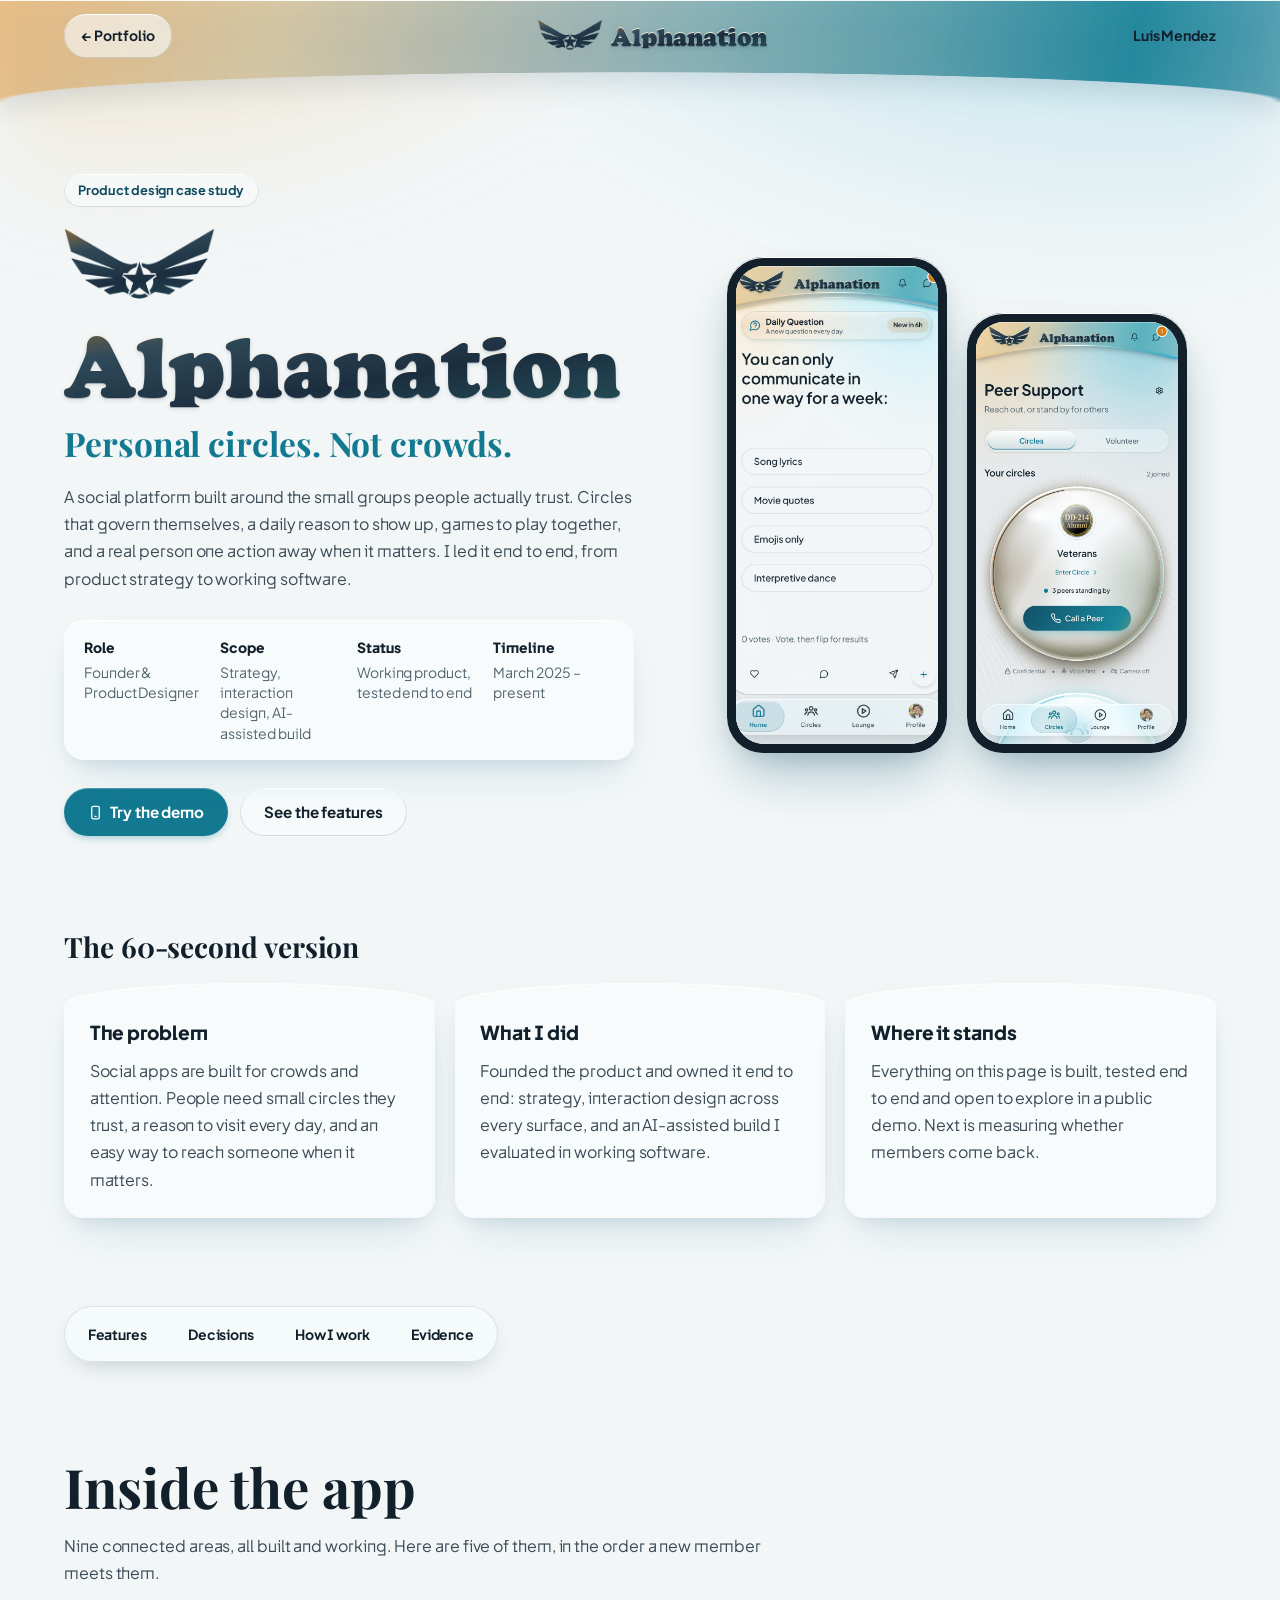
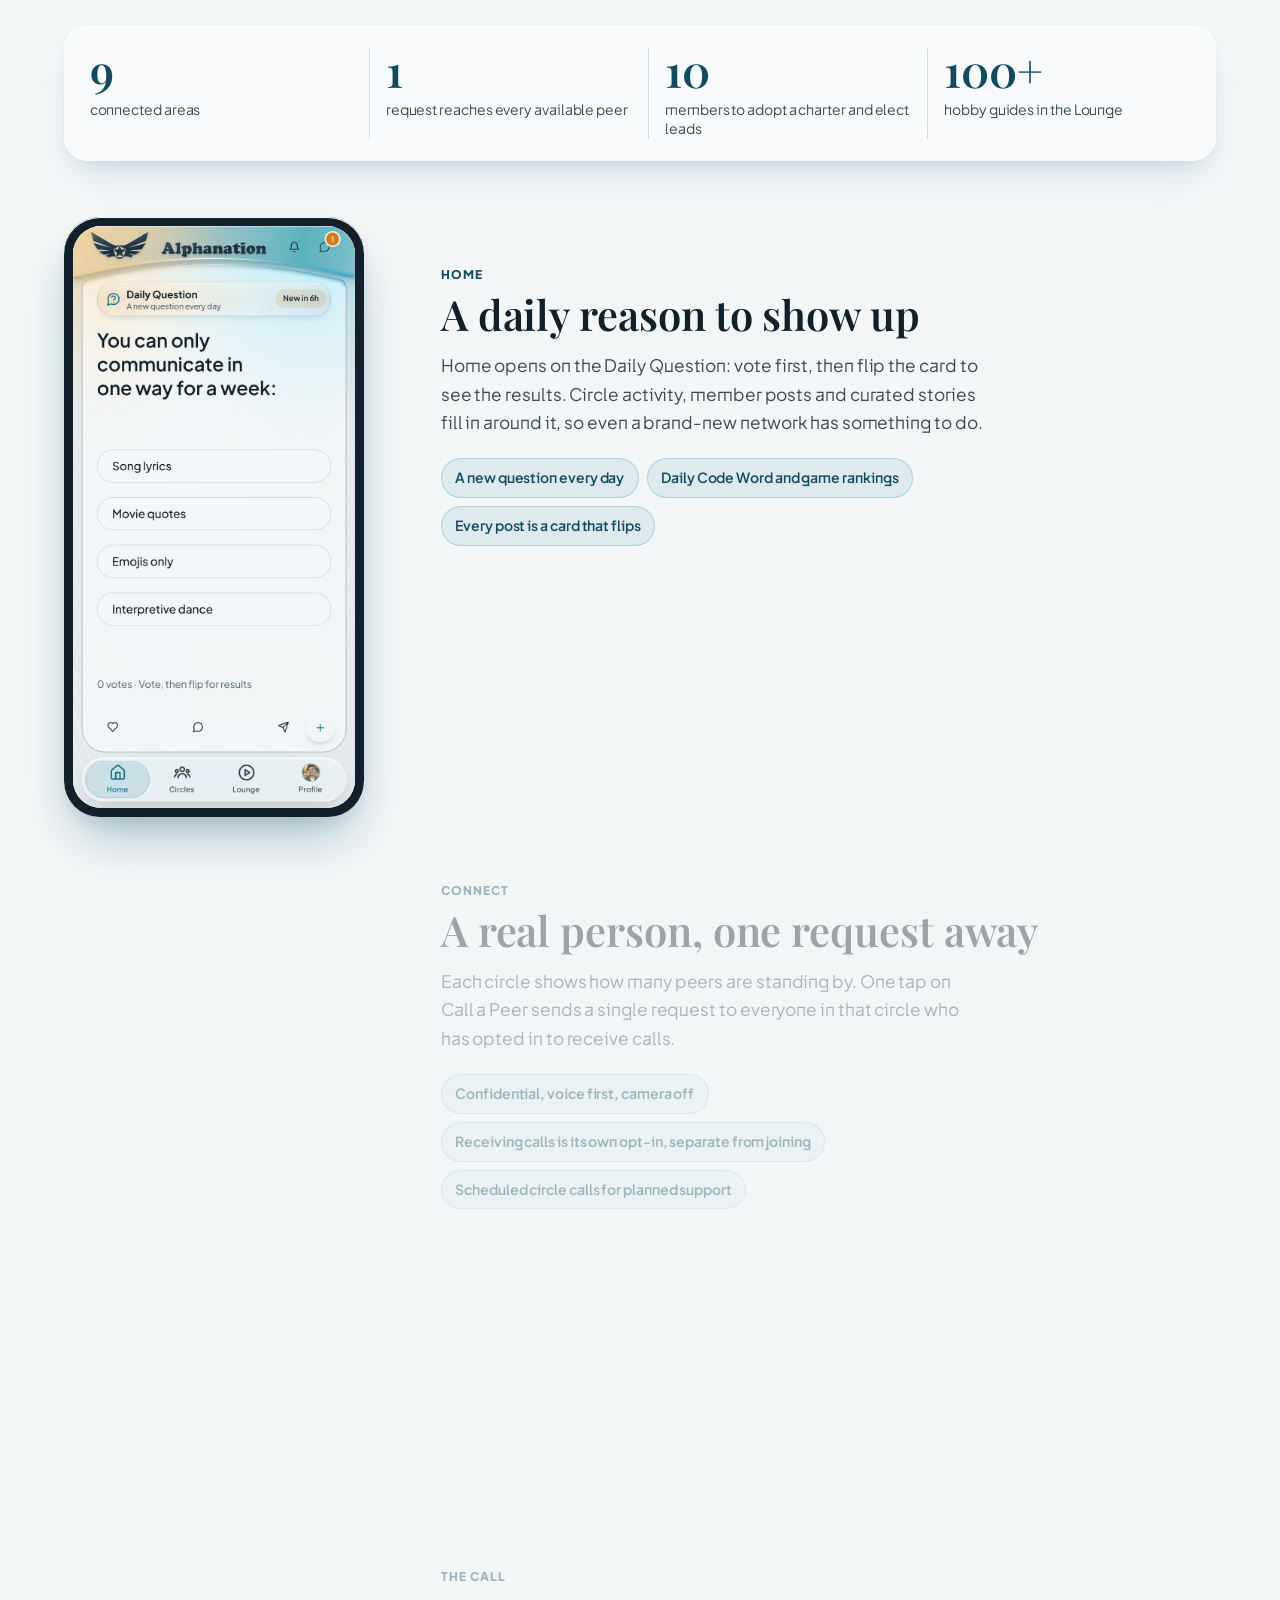
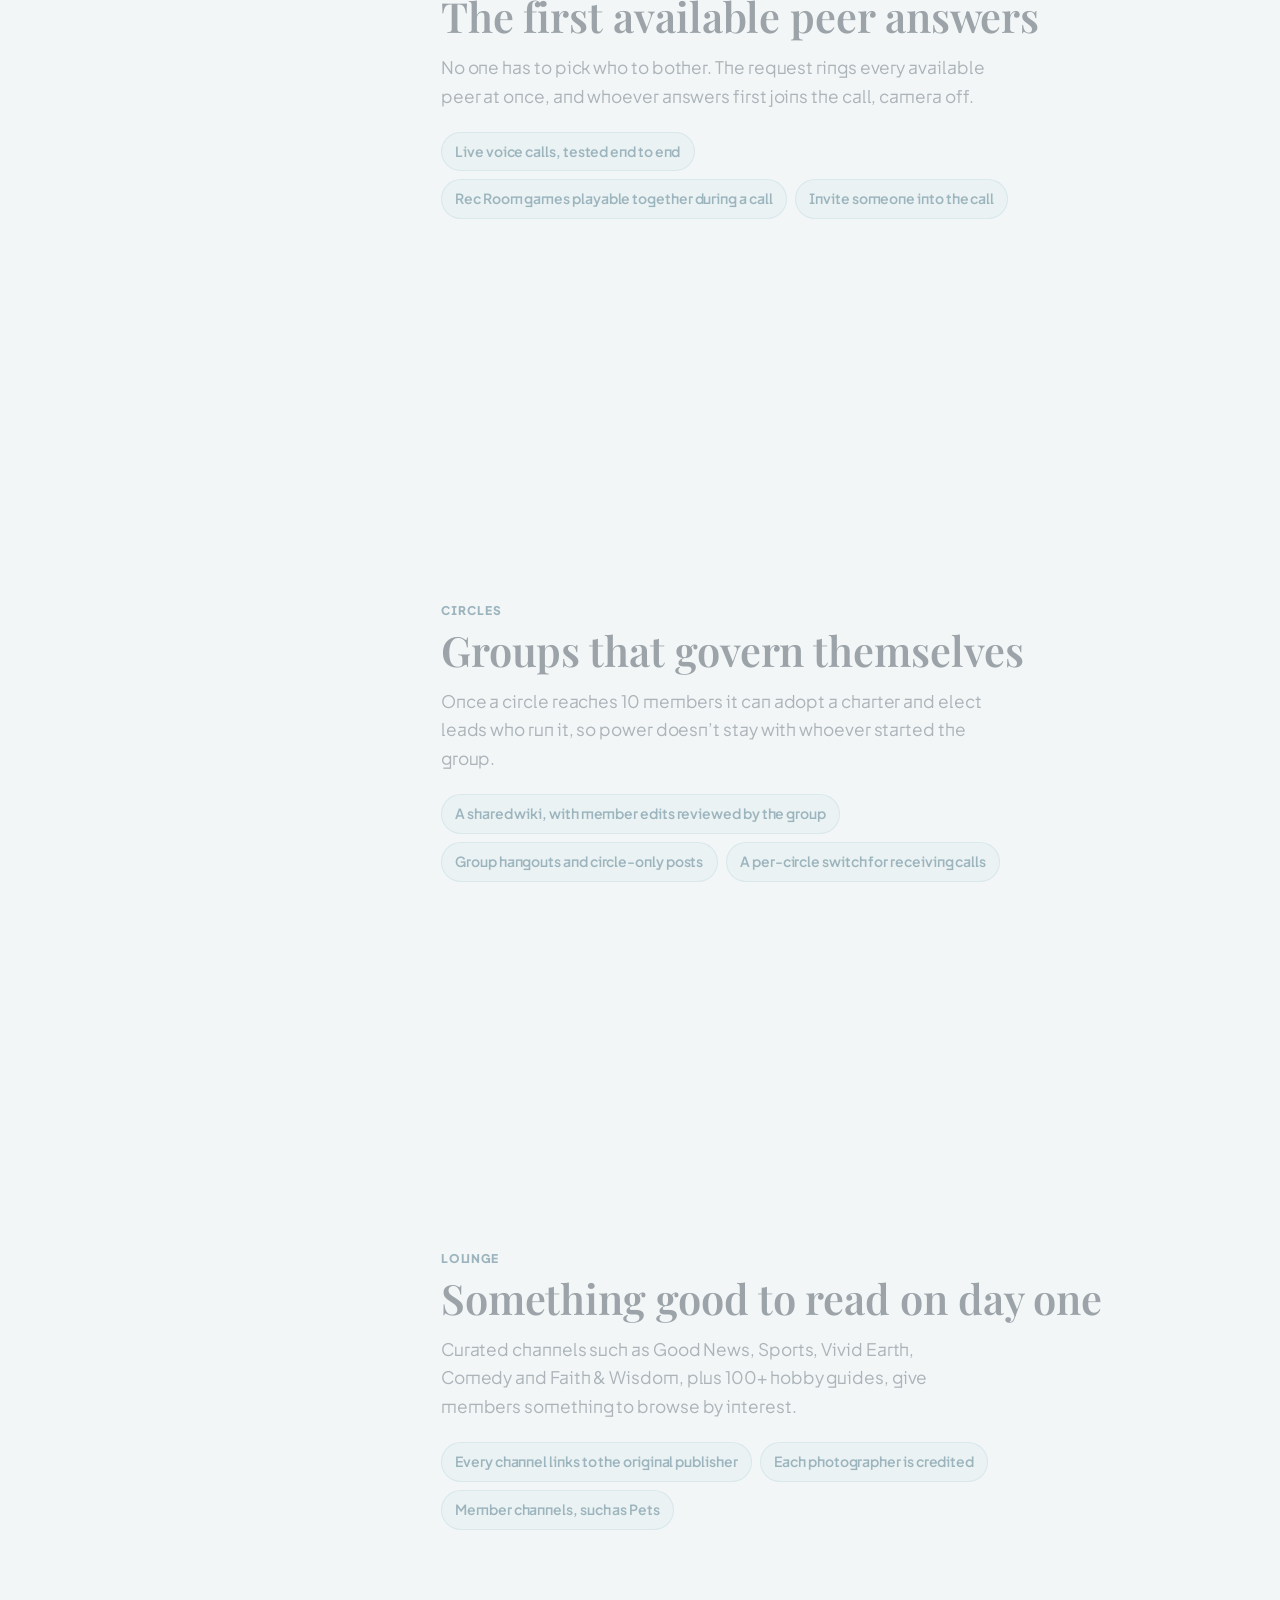
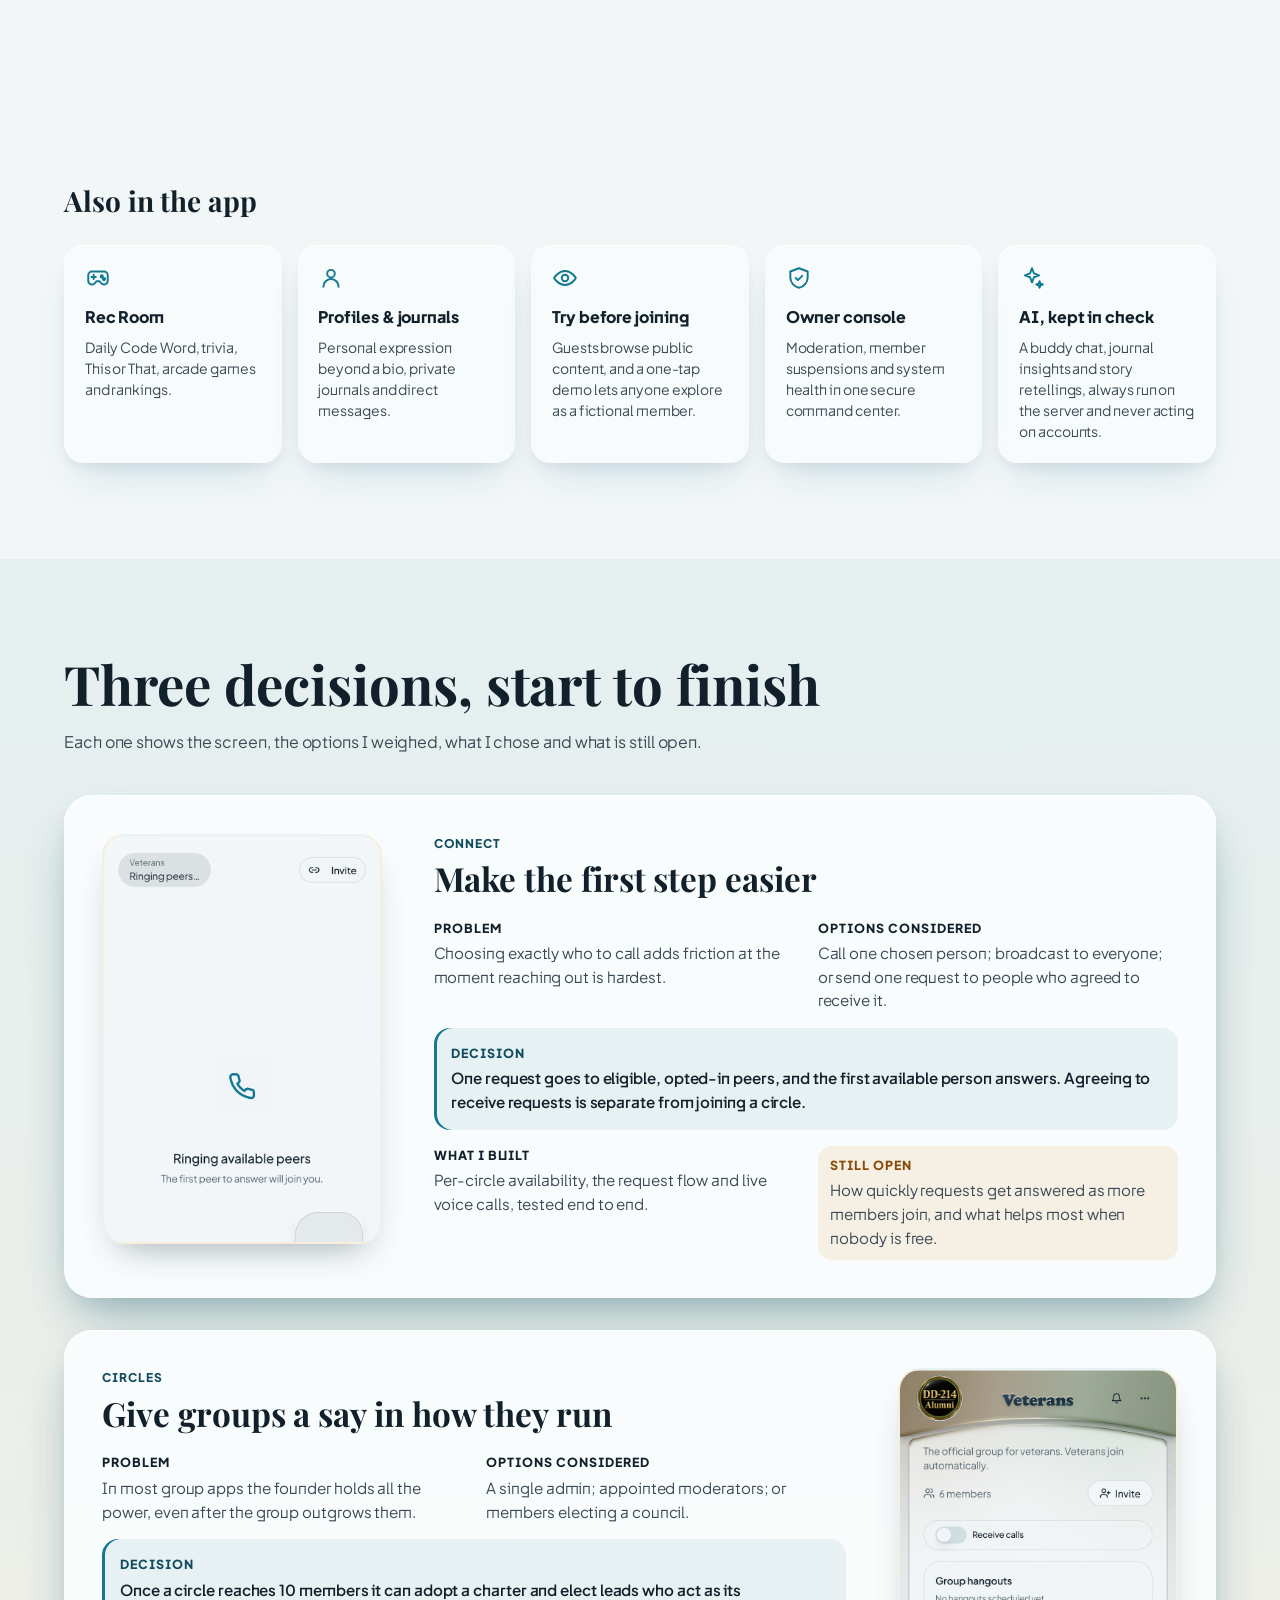
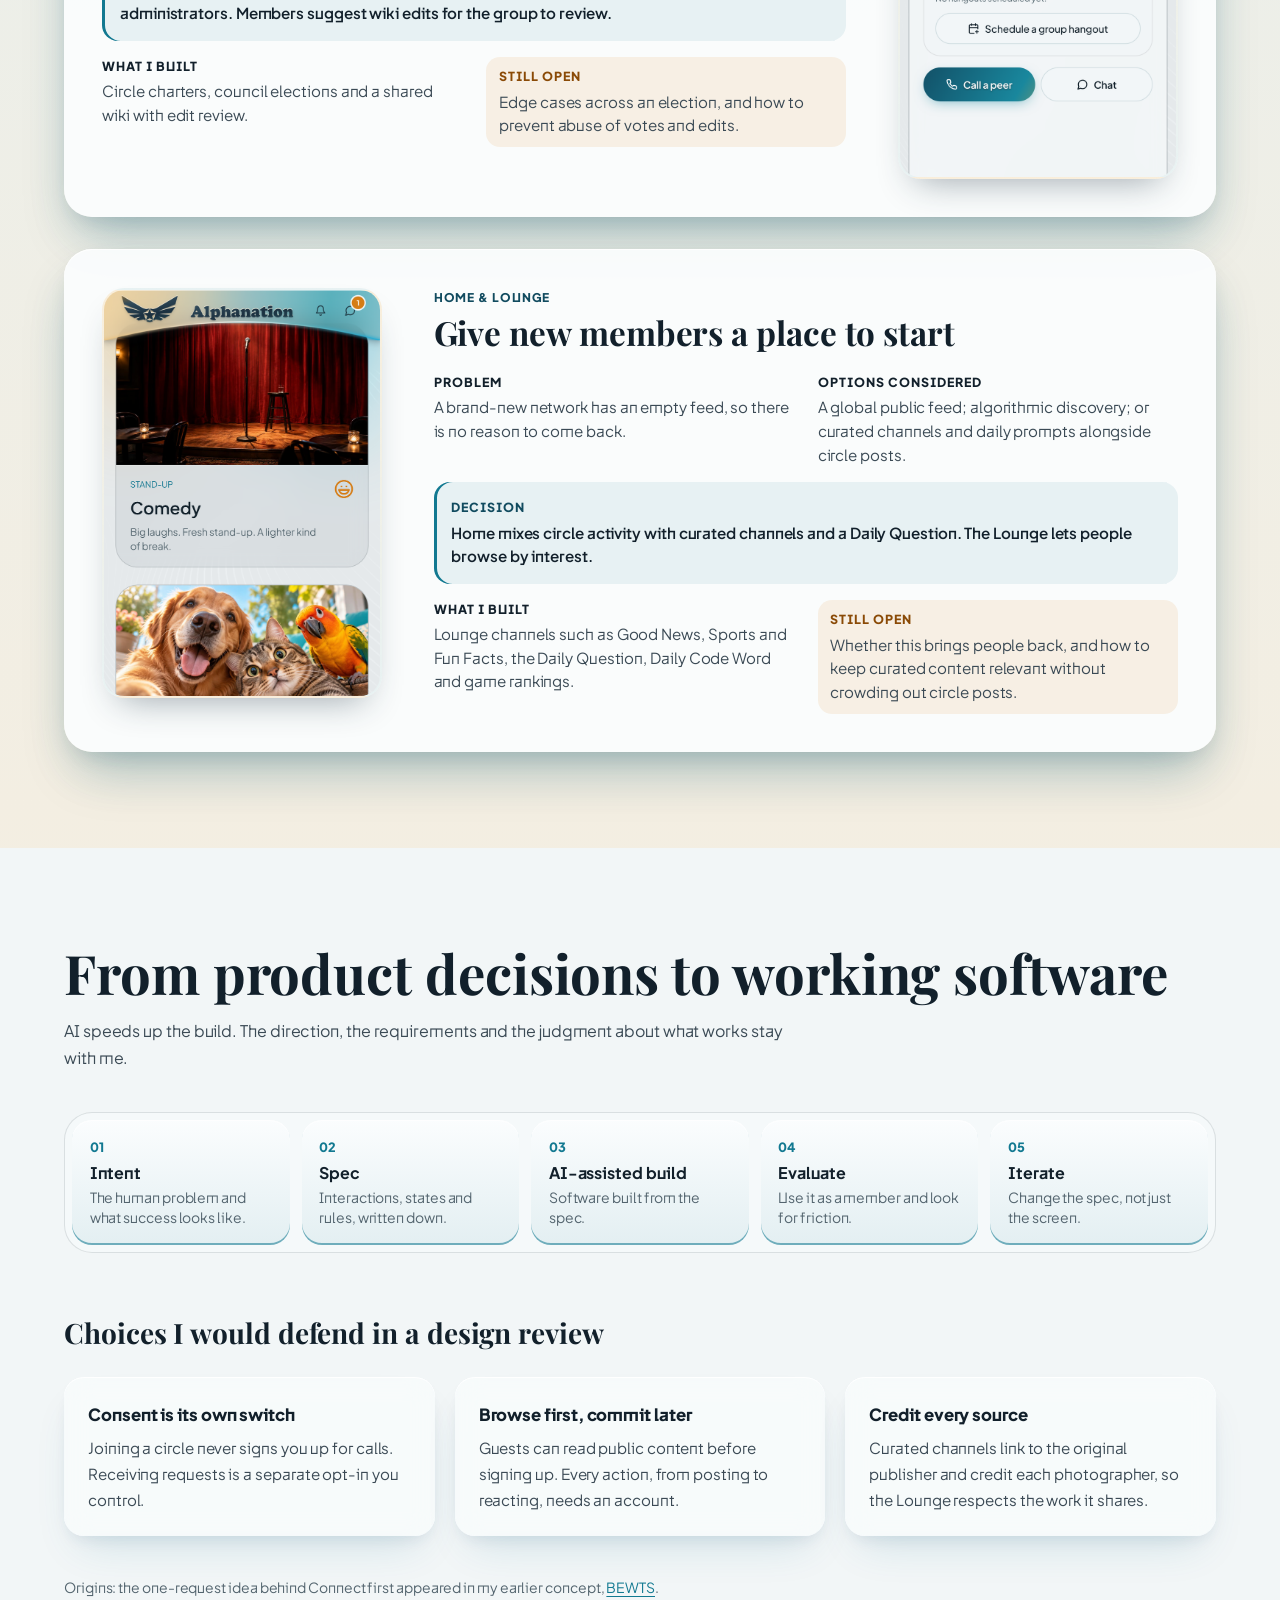
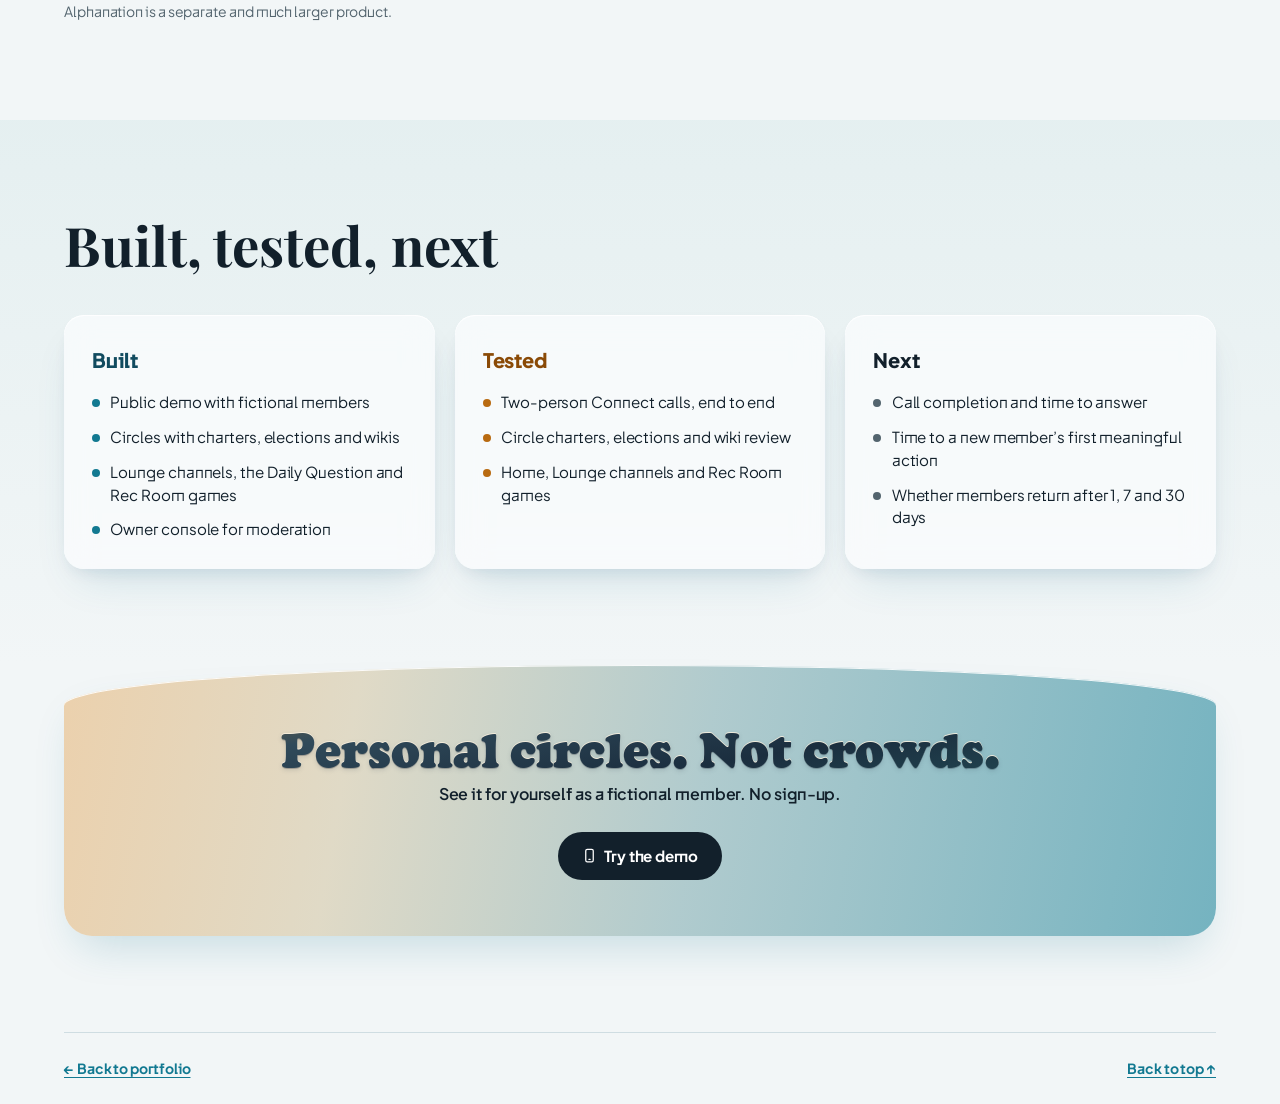
<file: alphanation-case-study.html>
<!doctype html>
<html lang="en">
<head>
  <meta charset="utf-8">
  <meta name="viewport" content="width=device-width, initial-scale=1">
  <title>Alphanation Product Design Case Study | Luis Mendez</title>
  <meta name="description" content="Alphanation: a social platform built around personal circles. A product design case study by Luis Mendez, founder and product designer, from product strategy to working software.">
  <meta property="og:title" content="Alphanation Product Design Case Study | Luis Mendez">
  <meta property="og:description" content="Personal circles. Not crowds. How I took Alphanation from product strategy to working software.">
  <meta property="og:type" content="article">
  <meta property="og:url" content="https://www.luismendez.me/alphanation-case-study.html">
  <meta name="twitter:card" content="summary">
  <meta name="theme-color" content="#f2f6f7">
  <link rel="canonical" href="https://www.luismendez.me/alphanation-case-study.html">
  <link href="images/favicon.png" rel="shortcut icon" type="image/x-icon">
  <link href="images/webclip.png" rel="apple-touch-icon">
  <link rel="preconnect" href="https://fonts.googleapis.com">
  <link rel="preconnect" href="https://fonts.gstatic.com" crossorigin>
  <link rel="stylesheet" href="https://fonts.googleapis.com/css2?family=Plus+Jakarta+Sans:wght@400;500;600;700;800&family=Playfair+Display:wght@600;700&display=swap">
  <link rel="preload" href="fonts/cooper-black-wordmark.ttf" as="font" type="font/ttf" crossorigin>
  <link rel="stylesheet" href="css/alphanation-case-study.css?v=8">
  <link rel="stylesheet" href="css/demo-qr.css?v=4">
</head>
<body>
  <a class="skip" href="#main">Skip to content</a>
  <div class="glow" aria-hidden="true"></div>

  <header class="site-header">
    <div class="header-band">
      <div class="wrap header-row">
        <a class="pill pill-glass" href="index.html">← Portfolio</a>
        <span class="brand" aria-hidden="true"><span class="emblem header-emblem"></span><span class="wordmark header-wordmark">Alphanation</span></span>
        <span class="header-name">Luis Mendez</span>
      </div>
    </div>
  </header>

  <main id="main">
    <section class="wrap hero" aria-labelledby="title">
      <div>
        <p class="chip">Product design case study</p>
        <span class="emblem hero-emblem" role="img" aria-label="Alphanation logo"></span>
        <h1 id="title" class="wordmark">Alphanation</h1>
        <p class="tagline">Personal circles. Not crowds.</p>
        <p class="lead">A social platform built around the small groups people actually trust. Circles that govern themselves, a daily reason to show up, games to play together, and a real person one action away when it matters. I led it end to end, from product strategy to working software.</p>
        <dl class="glass facts">
          <div><dt>Role</dt><dd>Founder &amp; Product Designer</dd></div>
          <div><dt>Scope</dt><dd>Strategy, interaction design, AI-assisted build</dd></div>
          <div><dt>Status</dt><dd>Working product, tested end to end</dd></div>
          <div><dt>Timeline</dt><dd>March 2025 – present</dd></div>
        </dl>
        <div class="actions">
          <a class="pill pill-primary" href="https://alphanation.app/demo" target="_blank" rel="noopener" data-demo-qr><span class="dq-desktop"><svg viewBox="0 0 24 24" fill="none" stroke="currentColor" stroke-width="2" stroke-linecap="round" stroke-linejoin="round" aria-hidden="true"><rect x="6" y="2" width="12" height="20" rx="2.5"/><path d="M11 18h2"/></svg>Try the demo</span><span class="dq-mobile">Explore the live demo ↗<span class="visually-hidden"> (opens in a new tab)</span></span></a>
          <a class="pill pill-glass" href="#scope">See the features</a>
        </div>
      </div>
      <div class="phones">
        <figure class="phone">
          <div class="phone-screen">
            <div class="shot">
              <span class="shot-label"><strong>Home</strong>Daily Question, Code Word and circle posts</span>
              <img src="images/alphanation-home.png" alt="Alphanation Home with the Daily Question and circle posts" onerror="this.remove()">
            </div>
          </div>
        </figure>
        <figure class="phone phone-offset">
          <div class="phone-screen">
            <div class="shot">
              <span class="shot-label"><strong>Connect</strong>One request to opted-in peers</span>
              <img src="images/alphanation-connect.png" alt="Alphanation Connect sending one request to opted-in peers" onerror="this.remove()">
            </div>
          </div>
        </figure>
      </div>
    </section>

    <section class="wrap summary" aria-labelledby="summary-title">
      <h2 id="summary-title" class="h-small">The 60-second version</h2>
      <div class="grid-3">
        <div class="glass arch-card">
          <h3>The problem</h3>
          <p>Social apps are built for crowds and attention. People need small circles they trust, a reason to visit every day, and an easy way to reach someone when it matters.</p>
        </div>
        <div class="glass arch-card">
          <h3>What I did</h3>
          <p>Founded the product and owned it end to end: strategy, interaction design across every surface, and an AI-assisted build I evaluated in working software.</p>
        </div>
        <div class="glass arch-card">
          <h3>Where it stands</h3>
          <p>Everything on this page is built, tested end to end and open to explore in a public demo. Next is measuring whether members come back.</p>
        </div>
      </div>
    </section>

    <nav class="wrap section-nav" aria-label="Case study sections">
      <ul class="tabs">
        <li><a href="#scope">Features</a></li>
        <li><a href="#decisions">Decisions</a></li>
        <li><a href="#process">How I work</a></li>
        <li><a href="#evidence">Evidence</a></li>
      </ul>
    </nav>

    <section id="scope" class="wrap section" aria-labelledby="scope-title">
      <h2 id="scope-title">Inside the app</h2>
      <p class="intro">Nine connected areas, all built and working. Here are five of them, in the order a new member meets them.</p>
      <dl class="tour-stats">
        <div><dt>9</dt><dd>connected areas</dd></div>
        <div><dt>1</dt><dd>request reaches every available peer</dd></div>
        <div><dt>10</dt><dd>members to adopt a charter and elect leads</dd></div>
        <div><dt>100+</dt><dd>hobby guides in the Lounge</dd></div>
      </dl>
      <div class="tour">
        <div class="tour-phone" aria-hidden="true">
          <div class="phone">
            <div class="phone-screen"><div class="shot">
              <img src="images/alphanation-home.png" alt="" data-step="0" class="is-active" loading="lazy">
              <img src="images/alphanation-connect.png" alt="" data-step="1" loading="lazy">
              <img src="images/alphanation-connect-flow.png" alt="" data-step="2" loading="lazy">
              <img src="images/alphanation-circles.png" alt="" data-step="3" loading="lazy">
              <img src="images/alphanation-lounge.png" alt="" data-step="4" loading="lazy">
            </div></div>
          </div>
        </div>
        <ol class="tour-steps">
        <li class="tour-step is-active" data-step="0">
          <figure class="tour-inline phone"><div class="phone-screen"><div class="shot"><img src="images/alphanation-home.png" alt="Alphanation Home: the Daily Question, with four answers to vote on" loading="lazy"></div></div></figure>
          <p class="kicker">Home</p>
          <h3>A daily reason to show up</h3>
          <p class="tour-text">Home opens on the Daily Question: vote first, then flip the card to see the results. Circle activity, member posts and curated stories fill in around it, so even a brand-new network has something to do.</p>
          <ul class="tour-points"><li>A new question every day</li><li>Daily Code Word and game rankings</li><li>Every post is a card that flips</li></ul>
        </li>
        <li class="tour-step" data-step="1">
          <figure class="tour-inline phone"><div class="phone-screen"><div class="shot"><img src="images/alphanation-connect.png" alt="Peer Support: the Veterans circle with 3 peers standing by and a Call a Peer button" loading="lazy"></div></div></figure>
          <p class="kicker">Connect</p>
          <h3>A real person, one request away</h3>
          <p class="tour-text">Each circle shows how many peers are standing by. One tap on Call a Peer sends a single request to everyone in that circle who has opted in to receive calls.</p>
          <ul class="tour-points"><li>Confidential, voice first, camera off</li><li>Receiving calls is its own opt-in, separate from joining</li><li>Scheduled circle calls for planned support</li></ul>
        </li>
        <li class="tour-step" data-step="2">
          <figure class="tour-inline phone"><div class="phone-screen"><div class="shot"><img src="images/alphanation-connect-flow.png" alt="A call ringing available peers: the first peer to answer will join you, camera off" loading="lazy"></div></div></figure>
          <p class="kicker">The call</p>
          <h3>The first available peer answers</h3>
          <p class="tour-text">No one has to pick who to bother. The request rings every available peer at once, and whoever answers first joins the call, camera off.</p>
          <ul class="tour-points"><li>Live voice calls, tested end to end</li><li>Rec Room games playable together during a call</li><li>Invite someone into the call</li></ul>
        </li>
        <li class="tour-step" data-step="3">
          <figure class="tour-inline phone"><div class="phone-screen"><div class="shot"><img src="images/alphanation-circles.png" alt="Inside the Veterans circle: Receive calls switch, group hangouts, Call a peer, Chat and the wiki" loading="lazy"></div></div></figure>
          <p class="kicker">Circles</p>
          <h3>Groups that govern themselves</h3>
          <p class="tour-text">Once a circle reaches 10 members it can adopt a charter and elect leads who run it, so power doesn’t stay with whoever started the group.</p>
          <ul class="tour-points"><li>A shared wiki, with member edits reviewed by the group</li><li>Group hangouts and circle-only posts</li><li>A per-circle switch for receiving calls</li></ul>
        </li>
        <li class="tour-step" data-step="4">
          <figure class="tour-inline phone"><div class="phone-screen"><div class="shot"><img src="images/alphanation-lounge.png" alt="The Lounge: a Comedy channel and a members’ Pets channel" loading="lazy"></div></div></figure>
          <p class="kicker">Lounge</p>
          <h3>Something good to read on day one</h3>
          <p class="tour-text">Curated channels such as Good News, Sports, Vivid Earth, Comedy and Faith &amp; Wisdom, plus 100+ hobby guides, give members something to browse by interest.</p>
          <ul class="tour-points"><li>Every channel links to the original publisher</li><li>Each photographer is credited</li><li>Member channels, such as Pets</li></ul>
        </li>
        </ol>
      </div>
      <h3 class="h-small also-title">Also in the app</h3>
      <ul class="also">
        <li class="glass also-item"><svg viewBox="0 0 24 24" fill="none" stroke="currentColor" stroke-width="1.8" stroke-linecap="round" stroke-linejoin="round" aria-hidden="true"><path d="M6 11h4M8 9v4"/><circle cx="15.5" cy="10.5" r="1"/><circle cx="17.5" cy="13" r="1"/><path d="M6.5 6h11A3.5 3.5 0 0 1 21 9.5v5a3.5 3.5 0 0 1-6.3 2.1L13.5 15h-3l-1.2 1.6A3.5 3.5 0 0 1 3 14.5v-5A3.5 3.5 0 0 1 6.5 6z"/></svg><h4>Rec Room</h4><p>Daily Code Word, trivia, This or That, arcade games and rankings.</p></li>
        <li class="glass also-item"><svg viewBox="0 0 24 24" fill="none" stroke="currentColor" stroke-width="1.8" stroke-linecap="round" stroke-linejoin="round" aria-hidden="true"><circle cx="12" cy="8" r="3.5"/><path d="M5 20a7 7 0 0 1 14 0"/></svg><h4>Profiles &amp; journals</h4><p>Personal expression beyond a bio, private journals and direct messages.</p></li>
        <li class="glass also-item"><svg viewBox="0 0 24 24" fill="none" stroke="currentColor" stroke-width="1.8" stroke-linecap="round" stroke-linejoin="round" aria-hidden="true"><path d="M2 12s3.6-6.5 10-6.5S22 12 22 12s-3.6 6.5-10 6.5S2 12 2 12z"/><circle cx="12" cy="12" r="3"/></svg><h4>Try before joining</h4><p>Guests browse public content, and a one-tap demo lets anyone explore as a fictional member.</p></li>
        <li class="glass also-item"><svg viewBox="0 0 24 24" fill="none" stroke="currentColor" stroke-width="1.8" stroke-linecap="round" stroke-linejoin="round" aria-hidden="true"><path d="M12 3l8 3v5.5c0 4.7-3.4 8.4-8 9.5-4.6-1.1-8-4.8-8-9.5V6z"/><path d="M9 12l2 2 4-4"/></svg><h4>Owner console</h4><p>Moderation, member suspensions and system health in one secure command center.</p></li>
        <li class="glass also-item"><svg viewBox="0 0 24 24" fill="none" stroke="currentColor" stroke-width="1.8" stroke-linecap="round" stroke-linejoin="round" aria-hidden="true"><path d="M12 3l1.8 4.7L18.5 9.5l-4.7 1.8L12 16l-1.8-4.7L5.5 9.5l4.7-1.8z"/><path d="M19 15l.8 2.2L22 18l-2.2.8L19 21l-.8-2.2L16 18l2.2-.8z"/></svg><h4>AI, kept in check</h4><p>A buddy chat, journal insights and story retellings, always run on the server and never acting on accounts.</p></li>
      </ul>
    </section>

    <section id="decisions" class="band section" aria-labelledby="decisions-title">
      <div class="wrap">
        <h2 id="decisions-title">Three decisions, start to finish</h2>
        <p class="intro">Each one shows the screen, the options I weighed, what I chose and what is still open.</p>
        <div class="stories">

          <article class="story" aria-labelledby="story-connect">
            <p class="kicker">Connect</p>
            <h3 id="story-connect">Make the first step easier</h3>
            <div class="face front">
              <div class="shot">
                <span class="shot-label">One tap rings every available peer</span>
                <img src="images/alphanation-connect-flow.png" alt="A Connect call ringing available peers: the first peer to answer will join you, camera off" onerror="this.remove()">
              </div>
            </div>
            <dl class="face back" id="back-connect">
              <div><dt>Problem</dt><dd>Choosing exactly who to call adds friction at the moment reaching out is hardest.</dd></div>
              <div><dt>Options considered</dt><dd>Call one chosen person; broadcast to everyone; or send one request to people who agreed to receive it.</dd></div>
              <div><dt>Decision</dt><dd>One request goes to eligible, opted-in peers, and the first available person answers. Agreeing to receive requests is separate from joining a circle.</dd></div>
              <div><dt>What I built</dt><dd>Per-circle availability, the request flow and live voice calls, tested end to end.</dd></div>
              <div class="open"><dt>Still open</dt><dd>How quickly requests get answered as more members join, and what helps most when nobody is free.</dd></div>
            </dl>
          </article>

          <article class="story" aria-labelledby="story-circles">
            <p class="kicker">Circles</p>
            <h3 id="story-circles">Give groups a say in how they run</h3>
            <div class="face front">
              <div class="shot">
                <span class="shot-label">Inside a circle: calls, chat, hangouts and its wiki</span>
                <img src="images/alphanation-circles.png" alt="Inside a circle: the Receive calls switch, group hangouts, Call a peer, Chat and the circle wiki" onerror="this.remove()">
              </div>
            </div>
            <dl class="face back" id="back-circles">
              <div><dt>Problem</dt><dd>In most group apps the founder holds all the power, even after the group outgrows them.</dd></div>
              <div><dt>Options considered</dt><dd>A single admin; appointed moderators; or members electing a council.</dd></div>
              <div><dt>Decision</dt><dd>Once a circle reaches 10 members it can adopt a charter and elect leads who act as its administrators. Members suggest wiki edits for the group to review.</dd></div>
              <div><dt>What I built</dt><dd>Circle charters, council elections and a shared wiki with edit review.</dd></div>
              <div class="open"><dt>Still open</dt><dd>Edge cases across an election, and how to prevent abuse of votes and edits.</dd></div>
            </dl>
          </article>

          <article class="story" aria-labelledby="story-home">
            <p class="kicker">Home &amp; Lounge</p>
            <h3 id="story-home">Give new members a place to start</h3>
            <div class="face front">
              <div class="shot">
                <span class="shot-label">Lounge channels, such as Comedy</span>
                <img src="images/alphanation-lounge.png" alt="Lounge channels, starting with Comedy" onerror="this.remove()">
              </div>
            </div>
            <dl class="face back" id="back-home">
              <div><dt>Problem</dt><dd>A brand-new network has an empty feed, so there is no reason to come back.</dd></div>
              <div><dt>Options considered</dt><dd>A global public feed; algorithmic discovery; or curated channels and daily prompts alongside circle posts.</dd></div>
              <div><dt>Decision</dt><dd>Home mixes circle activity with curated channels and a Daily Question. The Lounge lets people browse by interest.</dd></div>
              <div><dt>What I built</dt><dd>Lounge channels such as Good News, Sports and Fun Facts, the Daily Question, Daily Code Word and game rankings.</dd></div>
              <div class="open"><dt>Still open</dt><dd>Whether this brings people back, and how to keep curated content relevant without crowding out circle posts.</dd></div>
            </dl>
          </article>

        </div>
      </div>
    </section>

    <section id="process" class="wrap section" aria-labelledby="process-title">
      <h2 id="process-title">From product decisions to working software</h2>
      <p class="intro">AI speeds up the build. The direction, the requirements and the judgment about what works stay with me.</p>
      <ol class="steps">
        <li><span class="step-n">01</span><strong>Intent</strong><span>The human problem and what success looks like.</span></li>
        <li><span class="step-n">02</span><strong>Spec</strong><span>Interactions, states and rules, written down.</span></li>
        <li><span class="step-n">03</span><strong>AI-assisted build</strong><span>Software built from the spec.</span></li>
        <li><span class="step-n">04</span><strong>Evaluate</strong><span>Use it as a member and look for friction.</span></li>
        <li><span class="step-n">05</span><strong>Iterate</strong><span>Change the spec, not just the screen.</span></li>
      </ol>
      <h3 class="h-small">Choices I would defend in a design review</h3>
      <div class="grid-3">
        <div class="glass principle"><h4>Consent is its own switch</h4><p>Joining a circle never signs you up for calls. Receiving requests is a separate opt-in you control.</p></div>
        <div class="glass principle"><h4>Browse first, commit later</h4><p>Guests can read public content before signing up. Every action, from posting to reacting, needs an account.</p></div>
        <div class="glass principle"><h4>Credit every source</h4><p>Curated channels link to the original publisher and credit each photographer, so the Lounge respects the work it shares.</p></div>
      </div>
      <p class="origins">Origins: the one-request idea behind Connect first appeared in my earlier concept, <a href="bewts-case-study.html">BEWTS</a>. Alphanation is a separate and much larger product.</p>
    </section>

    <section id="evidence" class="band band-fade section" aria-labelledby="evidence-title">
      <div class="wrap">
        <h2 id="evidence-title">Built, tested, next</h2>
        <div class="grid-3">
          <div class="glass ledger built">
            <h3>Built</h3>
            <ul>
              <li>Public demo with fictional members</li>
              <li>Circles with charters, elections and wikis</li>
              <li>Lounge channels, the Daily Question and Rec Room games</li>
              <li>Owner console for moderation</li>
            </ul>
          </div>
          <div class="glass ledger tested">
            <h3>Tested</h3>
            <ul>
              <li>Two-person Connect calls, end to end</li>
              <li>Circle charters, elections and wiki review</li>
              <li>Home, Lounge channels and Rec Room games</li>
            </ul>
          </div>
          <div class="glass ledger next">
            <h3>Next</h3>
            <ul>
              <li>Call completion and time to answer</li>
              <li>Time to a new member’s first meaningful action</li>
              <li>Whether members return after 1, 7 and 30 days</li>
            </ul>
          </div>
        </div>
      </div>
    </section>

    <section class="wrap closing" aria-labelledby="closing-title">
      <div class="closing-card">
        <h2 id="closing-title" class="wordmark">Personal circles. Not crowds.</h2>
        <p>See it for yourself as a fictional member. No sign-up.</p>
        <a class="pill pill-dark" href="https://alphanation.app/demo" target="_blank" rel="noopener" data-demo-qr><span class="dq-desktop"><svg viewBox="0 0 24 24" fill="none" stroke="currentColor" stroke-width="2" stroke-linecap="round" stroke-linejoin="round" aria-hidden="true"><rect x="6" y="2" width="12" height="20" rx="2.5"/><path d="M11 18h2"/></svg>Try the demo</span><span class="dq-mobile">Explore the live demo ↗<span class="visually-hidden"> (opens in a new tab)</span></span></a>
      </div>
    </section>
  </main>

  <footer class="wrap site-footer">
    <a href="index.html">← Back to portfolio</a>
    <a href="#main">Back to top ↑</a>
  </footer>

  <script>
    // Section menu: highlight the section being read.
    (function () {
      var links = [].slice.call(document.querySelectorAll('.section-nav a'));
      var map = links.map(function (a) { return document.querySelector(a.getAttribute('href')); });
      var queued = false, last = -2;
      function update() {
        queued = false;
        var mid = window.innerHeight * 0.35, current = -1;
        map.forEach(function (s, i) { if (s && s.getBoundingClientRect().top <= mid) current = i; });
        if (current === last) return;
        last = current;
        links.forEach(function (a, i) {
          if (i === current) a.setAttribute('aria-current', 'location'); else a.removeAttribute('aria-current');
        });
        var active = links[current], list = links[0] && links[0].closest('ul');
        if (active && list && list.scrollWidth > list.clientWidth) {
          var r = active.getBoundingClientRect(), lr = list.getBoundingClientRect();
          if (r.left < lr.left || r.right > lr.right) list.scrollTo({ left: list.scrollLeft + r.left - lr.left - 12, behavior: 'smooth' });
        }
      }
      window.addEventListener('scroll', function () { if (!queued) { queued = true; requestAnimationFrame(update); } }, { passive: true });
      update();
    })();
  </script>
  <script>
    // Feature tour: on wide screens the pinned phone shows the step being read.
    (function () {
      var steps = [].slice.call(document.querySelectorAll('.tour-step'));
      var shots = [].slice.call(document.querySelectorAll('.tour-phone img'));
      if (!steps.length || !shots.length) return;
      var queued = false, current = 0;
      function update() {
        queued = false;
        var mid = window.innerHeight / 2, best = 0, dist = Infinity;
        steps.forEach(function (s, i) {
          var r = s.getBoundingClientRect(), d = Math.abs(r.top + r.height / 2 - mid);
          if (d < dist) { dist = d; best = i; }
        });
        if (best === current) return;
        current = best;
        steps.forEach(function (s, i) { s.classList.toggle('is-active', i === best); });
        shots.forEach(function (img, i) { img.classList.toggle('is-active', i === best); });
      }
      window.addEventListener('scroll', function () { if (!queued) { queued = true; requestAnimationFrame(update); } }, { passive: true });
      window.addEventListener('resize', update);
      update();
    })();
  </script>
  <script src="js/demo-qr.js?v=5"></script>
</body>
</html>
</file>
<file: css/alphanation-case-study.css>
/* Alphanation case study, styled after the app's "Fuji Dawn" theme:
   glacier background, lake-teal primary, sunrise-amber accent, frosted glass,
   pill controls and arched card tops. */
@font-face {
  font-family: "Cooper Black Wordmark";
  src: url("../fonts/cooper-black-wordmark.ttf") format("truetype");
  font-weight: 400;
  font-style: normal;
  font-display: swap;
}

:root {
  color-scheme: light;
  --bg: #f2f6f7;
  --ink: #12202b;
  --body: #3b4a55;
  --muted: #53646e;
  --line: #cfdde2;
  --lake: #127991;
  --lake-dark: #114b5f;
  --amber-ink: #8a4a06;
  --glass: rgba(251, 253, 254, .62);
  --glass-shadow: inset 0 1px 0 rgba(255, 255, 255, .9), inset 0 0 0 1px rgba(245, 251, 253, .4), 0 8px 18px -8px rgba(32, 64, 96, .14), 0 22px 44px -16px rgba(16, 112, 140, .16);
  --post-shadow: 0 28px 56px -14px rgba(26, 48, 64, .22), 0 26px 52px -18px rgba(20, 160, 190, .24), 0 10px 22px -8px rgba(26, 48, 64, .14), inset 0 1px 0 #fff;
  --dawn-wash: linear-gradient(100deg, rgba(230, 178, 112, .78) 0%, rgba(206, 190, 150, .74) 22%, rgba(150, 168, 160, .72) 40%, rgba(110, 160, 165, .74) 55%, rgba(68, 145, 158, .8) 72%, rgba(14, 124, 147, .86) 88%, rgba(64, 148, 168, .82) 100%);
  --arch: 50% 50% 20px 20px / 22px 22px 20px 20px;
  --display: "Playfair Display", Georgia, serif;
  --wordmark: "Cooper Black Wordmark", "Cooper Black", Georgia, serif;
  /* The app's glacial slate relief, used for the emblem and wordmark */
  --emblem-fill: linear-gradient(170deg, #84683a 0%, #304a5a 24%, #1b2e3f 62%, #234e57 100%);
  --emblem-relief: drop-shadow(0 -0.5px 0 rgba(249, 240, 222, .85)) drop-shadow(0 1px 0 rgba(15, 26, 36, .24)) drop-shadow(0 2px 2px rgba(28, 46, 62, .14));
}

* { box-sizing: border-box; }
html { background: var(--bg); scroll-behavior: smooth; }
@media (prefers-reduced-motion: reduce) { html { scroll-behavior: auto; } }

body {
  margin: 0;
  position: relative;
  isolation: isolate;
  overflow-x: hidden;
  color: var(--ink);
  font: 400 1rem/1.7 "Plus Jakarta Sans", system-ui, sans-serif;
  font-feature-settings: "ss01", "cv11";
  letter-spacing: -.005em;
  -webkit-font-smoothing: antialiased;
}

/* Dual-temperature dawn glow behind the header, as in the app. */
.glow {
  position: absolute;
  inset: -160px 0 auto;
  height: 720px;
  z-index: -1;
  pointer-events: none;
  background:
    radial-gradient(60% 70% at 8% 0%, rgba(242, 166, 60, .42), rgba(242, 166, 60, .12) 50%, transparent 80%),
    radial-gradient(70% 75% at 88% 0%, rgba(23, 172, 207, .38), rgba(23, 172, 207, .12) 50%, transparent 80%);
  filter: blur(40px);
}

h1, h2, h3, h4, p, dl, dd, figure, ul, ol { margin: 0; }
a { color: var(--lake); text-underline-offset: .22em; }
a:hover { color: var(--lake-dark); }
:focus-visible { outline: 3px solid var(--lake); outline-offset: 3px; }

.wrap { width: min(72rem, 100% - 4rem); margin-inline: auto; }
.visually-hidden { position: absolute; width: 1px; height: 1px; overflow: hidden; clip: rect(0 0 0 0); clip-path: inset(50%); white-space: nowrap; }
.skip { position: absolute; z-index: 10; top: .5rem; left: 1rem; padding: .6rem 1rem; border-radius: 999px; background: #fff; transform: translateY(-200%); }
.skip:focus { transform: none; }

.wordmark { font-family: var(--wordmark); font-weight: 400; letter-spacing: 0; color: #1b2e3f; background: var(--emblem-fill); -webkit-background-clip: text; background-clip: text; -webkit-text-fill-color: transparent; filter: var(--emblem-relief); }
.emblem { display: block; aspect-ratio: 674 / 348; background: var(--emblem-fill); -webkit-mask: url("../images/alphanation-emblem.png") center / contain no-repeat; mask: url("../images/alphanation-emblem.png") center / contain no-repeat; filter: var(--emblem-relief); }
.brand { display: inline-flex; align-items: center; gap: .6rem; }
.header-emblem { width: 64px; }
.hero-emblem { width: clamp(110px, 14vw, 150px); margin: .25rem 0 .75rem; }
h2 { font-family: var(--display); font-size: clamp(2.1rem, 4.4vw, 3.4rem); line-height: 1.08; }
.h-small { font-family: var(--display); font-size: 1.75rem; margin-bottom: 1.25rem; }
.intro { max-width: 62ch; margin: .9rem 0 2.5rem; color: var(--body); }
.kicker { font-size: .75rem; font-weight: 800; letter-spacing: .08em; text-transform: uppercase; color: var(--lake-dark); }
.section { padding-block: clamp(4rem, 8vw, 6rem); }

/* Surfaces */
.glass { border-radius: 20px; background: var(--glass); box-shadow: var(--glass-shadow); -webkit-backdrop-filter: blur(14px); backdrop-filter: blur(14px); }
.grid-3 { display: grid; grid-template-columns: repeat(3, minmax(0, 1fr)); gap: 1.25rem; padding: 0; list-style: none; }

/* Pills */
.pill { display: inline-flex; align-items: center; min-height: 48px; padding: 0 1.5rem; border-radius: 999px; font-weight: 700; font-size: .95rem; text-decoration: none; }
.pill-primary { background: var(--lake); color: #fff; box-shadow: 0 4px 8px -3px rgba(18, 121, 145, .4), inset 0 1px 0 rgba(255, 255, 255, .25); }
.pill-primary:hover { background: var(--lake-dark); color: #fff; }
.pill-glass { background: rgba(251, 253, 254, .6); color: var(--ink); box-shadow: inset 0 1px 0 #fff, inset 0 0 0 1px rgba(18, 32, 43, .14); }
.pill-glass:hover { color: var(--ink); background: rgba(251, 253, 254, .9); }
.pill-dark { background: var(--ink); color: #fff; }
.pill-dark:hover { color: #fff; background: #000; }

/* Header: dawn wash with the app's arched bottom edge */
/* The band's bottom edge rises into an arch, like the app's header: the
   corners reach down, the centre lifts. A mask cuts the arch so the wash
   and highlight follow it; the shadow comes from a drop-shadow on the
   header so it follows the cut edge too. */
.site-header { position: relative; filter: drop-shadow(0 10px 14px rgba(32, 64, 96, .18)); }
.header-band {
  padding-bottom: 30px;
  background: var(--dawn-wash);
  box-shadow: inset 0 1px 0 rgba(255, 255, 255, .9);
  -webkit-mask: radial-gradient(ellipse 50.5% 30px at 50% 100%, transparent 98%, #000 100%);
  mask: radial-gradient(ellipse 50.5% 30px at 50% 100%, transparent 98%, #000 100%);
}
.header-row { display: flex; align-items: center; justify-content: space-between; gap: 1rem; min-height: 72px; }
.header-row .pill { min-height: 44px; padding: 0 1.1rem; font-size: .875rem; white-space: nowrap; }
.header-wordmark { font-size: 1.5rem; line-height: 1; }
.header-name { font-weight: 700; font-size: .875rem; }

/* Hero */
.hero { display: grid; grid-template-columns: minmax(0, 1.1fr) minmax(0, 1fr); gap: 4rem; align-items: center; padding-block: 4.5rem 6rem; }
.chip { display: inline-flex; margin-bottom: 1.1rem; padding: .35rem .9rem; border-radius: 999px; background: rgba(251, 253, 254, .6); box-shadow: inset 0 1px 0 #fff, inset 0 0 0 1px rgba(207, 221, 226, .9); font-size: .8rem; font-weight: 700; color: var(--lake-dark); }
.hero h1 { font-size: clamp(3rem, 6.6vw, 5.4rem); line-height: 1.05; }
.tagline { margin: 1rem 0 1.25rem; font-family: var(--display); font-weight: 700; font-size: clamp(1.5rem, 2.8vw, 2.1rem); line-height: 1.2; color: var(--lake); }
.lead { max-width: 52ch; color: var(--body); }
.facts { display: grid; grid-template-columns: repeat(4, minmax(0, 1fr)); gap: 1rem; margin: 1.75rem 0; padding: 1.1rem 1.25rem; font-size: .875rem; line-height: 1.45; }
.facts dt { font-weight: 800; }
.facts dd { margin-top: .25rem; color: var(--muted); }
.actions { display: flex; flex-wrap: wrap; gap: .75rem; }

.phones { display: flex; justify-content: center; gap: 1.25rem; }
.phone { width: min(220px, 46%); aspect-ratio: 220 / 452; padding: 9px; border-radius: 36px; background: var(--ink); box-shadow: var(--post-shadow); }
.phone-offset { margin-top: 56px; }
.phone-screen { height: 100%; padding: 46px 12px 12px; border-radius: 28px; background: linear-gradient(180deg, #f6dfba 0%, #dcebec 38%, var(--bg) 70%); display: flex; }

/* A screenshot slot: the image covers the label once the file exists. */
.shot { position: relative; flex: 1; display: grid; place-items: center; overflow: hidden; border-radius: var(--arch); border: 2px dashed #8fb3bd; background: rgba(251, 253, 254, .7); text-align: center; color: var(--body); font-size: .8125rem; line-height: 1.4; }
.shot-label { padding: 1rem; display: grid; gap: .35rem; }
.shot-label strong { font-size: .95rem; color: var(--ink); }
.shot img { position: absolute; inset: 0; width: 100%; height: 100%; object-fit: cover; object-position: 50% 0; }
.shot:has(img) { border-style: solid; border-color: transparent; }
.phone-screen:has(img) { padding: 0; }
.phone-screen:has(img) .shot { border: 0; border-radius: 28px; }
.phone { aspect-ratio: 220 / 440; }

/* 60-second summary */
.summary { padding-bottom: 4.5rem; }
.arch-card { padding: 2.1rem 1.6rem 1.6rem; border-radius: var(--arch); }
.arch-card h3 { margin-bottom: .5rem; font-size: 1.2rem; font-weight: 800; }
.arch-card p { color: var(--body); }

/* Section tabs, like the app's */
.tabs { display: inline-flex; flex-wrap: wrap; gap: .35rem; padding: 6px; border-radius: 28px; list-style: none; background: rgba(251, 253, 254, .32); box-shadow: inset 0 0 0 1px rgba(18, 32, 43, .14); }
.tabs a { display: inline-flex; align-items: center; min-height: 44px; padding: 0 1.1rem; border-radius: 999px; color: var(--ink); font-weight: 700; font-size: .875rem; text-decoration: none; }
.tabs a:hover, .tabs a:focus-visible { background: linear-gradient(180deg, rgba(251, 253, 254, .96), rgba(18, 121, 145, .12)); box-shadow: inset 0 1px 0 rgba(255, 255, 255, .75), inset 0 -2px 0 rgba(18, 121, 145, .65); }

/* Scope */
.area { display: flex; flex-direction: column; gap: .45rem; padding: 1.5rem; }
.area h3 { font-size: 1.2rem; font-weight: 800; line-height: 1.25; }
.area > p:last-child { font-size: .95rem; line-height: 1.55; color: var(--body); }
.medallion { display: inline-grid; place-items: center; width: 40px; height: 40px; border-radius: 50%; font-weight: 800; background: linear-gradient(145deg, rgba(255, 255, 255, .7), rgba(83, 100, 110, .13)); box-shadow: inset 0 1px 1px #fff, inset 0 -2px 4px rgba(18, 32, 43, .1), 0 4px 10px rgba(18, 32, 43, .08); }
.medallion.lake { color: var(--lake); }
.medallion.amber { color: #b86a10; }

/* Decisions: post-style flip cards */
.band { background: linear-gradient(180deg, rgba(220, 235, 236, .6), rgba(246, 223, 186, .35)); }
.band-fade { background: linear-gradient(180deg, rgba(220, 235, 236, .6), rgba(242, 246, 247, 0)); }
.stories { align-items: stretch; }
.story .flip { margin-top: auto; }
.story .face { flex: 1; }
.story { display: flex; flex-direction: column; padding: 2.1rem 1.5rem 1.5rem; border-radius: 50% 50% 22px 22px / 26px 26px 22px 22px; background: rgba(251, 253, 254, .92); box-shadow: var(--post-shadow); }
.story > .kicker, .story > h3 { text-align: center; }
.story > h3 { margin: .25rem 0 1.1rem; font-family: var(--display); font-size: 1.5rem; line-height: 1.2; }
.story .front { display: flex; }
.story .front .shot { min-height: 340px; border-radius: 16px; background: linear-gradient(180deg, rgba(246, 223, 186, .5), rgba(220, 235, 236, .6)); }
.story .back { display: flex; flex-direction: column; gap: .75rem; margin-top: 1.25rem; font-size: .9rem; line-height: 1.55; }
.story .back dt { font-weight: 800; }
.story .back dd { color: var(--body); }
.story .open { padding: .65rem .8rem; border-radius: 14px; background: rgba(213, 124, 21, .1); }
.story .open dt { color: var(--amber-ink); }
.flip { align-self: center; margin-top: 1.1rem; min-height: 44px; padding: 0 1.25rem; border: 0; border-radius: 999px; background: rgba(18, 121, 145, .1); box-shadow: inset 0 0 0 1px rgba(18, 121, 145, .35); color: var(--lake-dark); font: 700 .875rem "Plus Jakarta Sans", system-ui, sans-serif; cursor: pointer; }
.flip:hover { background: rgba(18, 121, 145, .16); }
.flip[hidden] { display: none; }
.story.is-flippable .front, .story.is-flippable .back { min-height: 400px; }
.story.is-flippable .back { display: none; margin-top: 0; }
.story.is-flipped .front { display: none; }
.story.is-flipped .back { display: flex; animation: turn .45s ease; }
.story.is-flippable:not(.is-flipped) .front { animation: turn .45s ease; }
@keyframes turn { from { transform: perspective(1200px) rotateY(-80deg); opacity: .2; } to { transform: none; opacity: 1; } }
@media (prefers-reduced-motion: reduce) { .story .front, .story .back { animation: none !important; } }

/* Process */
.steps { display: grid; grid-template-columns: repeat(5, minmax(0, 1fr)); gap: .75rem; margin-bottom: 3.5rem; padding: 8px; list-style: none; border-radius: 28px; background: rgba(251, 253, 254, .32); box-shadow: inset 0 0 0 1px rgba(18, 32, 43, .12); }
.steps li { display: flex; flex-direction: column; gap: .25rem; padding: 1.1rem; border-radius: 20px; background: linear-gradient(180deg, rgba(251, 253, 254, .96), rgba(18, 121, 145, .08)); box-shadow: inset 0 1px 0 rgba(255, 255, 255, .75), inset 0 -2px 0 rgba(18, 121, 145, .55); }
.step-n { font-weight: 800; font-size: .8rem; color: var(--lake); }
.steps strong { font-size: 1rem; line-height: 1.25; }
.steps li > span:last-child { font-size: .875rem; line-height: 1.45; color: var(--muted); }
.principle { padding: 1.5rem; }
.principle h4 { margin-bottom: .35rem; font-size: 1.05rem; font-weight: 800; }
.principle p { font-size: .95rem; color: var(--body); }
.origins { max-width: 62ch; margin-top: 2.5rem; font-size: .875rem; color: var(--muted); }

/* Evidence */
#evidence h2 { margin-bottom: 2.5rem; }
.ledger { padding: 1.75rem; background: rgba(251, 253, 254, .72); }
.ledger h3 { margin-bottom: .9rem; font-size: 1.25rem; font-weight: 800; }
.ledger ul { display: flex; flex-direction: column; gap: .75rem; padding: 0; list-style: none; font-size: .95rem; line-height: 1.5; }
.ledger li { display: flex; gap: .65rem; }
.ledger li::before { content: ""; flex: none; width: 8px; height: 8px; margin-top: .5rem; border-radius: 50%; }
.built h3 { color: var(--lake-dark); }
.built li::before { background: var(--lake); }
.tested h3 { color: var(--amber-ink); }
.tested li::before { background: #b86a10; }
.next li::before { background: var(--muted); }

/* Closing */
.closing { padding-bottom: 6rem; }
.closing-card { padding: 3.5rem 1.5rem; text-align: center; border-radius: 50% 50% 28px 28px / 40px 40px 28px 28px; background: linear-gradient(100deg, rgba(230, 178, 112, .55) 0%, rgba(206, 190, 150, .5) 25%, rgba(110, 160, 165, .5) 55%, rgba(14, 124, 147, .55) 100%); box-shadow: inset 0 1px 0 rgba(255, 255, 255, .9), 0 22px 44px -16px rgba(16, 112, 140, .22); }
.closing-card h2 { font-family: var(--wordmark); font-size: clamp(2rem, 4vw, 3rem); line-height: 1.1; }
.closing-card p { margin: .4rem 0 1.5rem; font-weight: 600; }

.site-footer { display: flex; flex-wrap: wrap; justify-content: space-between; gap: .75rem; padding-block: 1.5rem; border-top: 1px solid var(--line); font-weight: 700; font-size: .875rem; }

@media (max-width: 760px) {
  .wrap { width: calc(100% - 2rem); }
  .hero, .grid-3, .steps { grid-template-columns: minmax(0, 1fr); gap: 1.25rem; }
  .hero { padding-block: 3rem 4rem; }
  .facts { grid-template-columns: repeat(2, minmax(0, 1fr)); }
  .header-name { display: none; }
  .header-emblem { width: 46px; }
  .header-wordmark { font-size: 1.2rem; }
  .phones { gap: .75rem; }
  .phone-offset { margin-top: 36px; }
  .header-band { padding-bottom: 20px; -webkit-mask: radial-gradient(ellipse 50.5% 20px at 50% 100%, transparent 98%, #000 100%); mask: radial-gradient(ellipse 50.5% 20px at 50% 100%, transparent 98%, #000 100%); }
}

/* ===== UX pass: sticky section menu, tiered scope, readable decisions, critique ===== */

/* Section menu stays with the reader and shows where they are */
.section-nav { position: sticky; top: 12px; z-index: 20; margin-top: 1rem; }
.section-nav .tabs {
  background: rgba(246, 250, 251, .82);
  -webkit-backdrop-filter: blur(14px) saturate(140%);
  backdrop-filter: blur(14px) saturate(140%);
  box-shadow: inset 0 0 0 1px rgba(18, 32, 43, .1), 0 10px 24px -12px rgba(26, 48, 64, .3);
}
.section-nav a[aria-current="location"] {
  background: var(--lake);
  color: #fff;
  box-shadow: inset 0 1px 0 rgba(255, 255, 255, .25);
}
:target { scroll-margin-top: 84px; }
section[id] { scroll-margin-top: 84px; }

/* Decisions: screen and reasoning side by side, no flipping */
.stories { display: flex; flex-direction: column; gap: 2rem; }
.stories .story {
  display: grid;
  grid-template-columns: minmax(0, 280px) minmax(0, 1fr);
  grid-template-areas: "shot kicker" "shot title" "shot back";
  grid-template-rows: auto auto 1fr;
  column-gap: clamp(1.75rem, 4vw, 3.5rem);
  align-items: start;
  padding: clamp(1.5rem, 3vw, 2.5rem);
  border-radius: 28px;
}
.stories .story:nth-child(even) { grid-template-columns: minmax(0, 1fr) minmax(0, 280px); grid-template-areas: "kicker shot" "title shot" "back shot"; }
.stories .story > .kicker { grid-area: kicker; text-align: left; }
.stories .story > h3 { grid-area: title; text-align: left; margin: .3rem 0 1.25rem; font-size: clamp(1.6rem, 2.6vw, 2.1rem); }
.stories .story .front { grid-area: shot; display: block; }
.stories .story .front .shot { min-height: 0; aspect-ratio: 750 / 1100; border-radius: 22px; box-shadow: 0 18px 36px -18px rgba(26, 48, 64, .45); }
.stories .story .front .shot-label { display: none; }
.stories .story .back {
  grid-area: back;
  display: grid;
  grid-template-columns: repeat(2, minmax(0, 1fr));
  gap: 1rem 1.5rem;
  margin: 0;
  font-size: .95rem;
}
.stories .story .back > div:nth-child(3) {
  grid-column: 1 / -1;
  padding: 1rem 1.1rem;
  border-radius: 16px;
  background: rgba(18, 121, 145, .08);
  box-shadow: inset 3px 0 0 var(--lake);
}
.stories .story .back > div:nth-child(3) dt { color: var(--lake-dark); }
.stories .story .back > div:nth-child(3) dd { color: var(--ink); font-weight: 600; }
.stories .story .open { grid-column: auto; align-self: start; }
.stories .story .back dt { margin-bottom: .2rem; font-size: .78rem; letter-spacing: .08em; text-transform: uppercase; }

@media (max-width: 760px) {
  .section-nav { top: 8px; }
  .section-nav .tabs {
    display: flex; flex-wrap: nowrap; overflow-x: auto; max-width: 100%;
    scrollbar-width: none; -webkit-mask: linear-gradient(90deg, #000 85%, transparent); mask: linear-gradient(90deg, #000 85%, transparent);
  }
  .section-nav .tabs::-webkit-scrollbar { display: none; }
  .section-nav .tabs li { flex: none; }
  .stories .story, .stories .story:nth-child(even) {
    grid-template-columns: minmax(0, 1fr);
    grid-template-areas: "kicker" "title" "shot" "back";
    grid-template-rows: auto;
    padding: 1.5rem 1.25rem;
  }
  .stories .story .front .shot { aspect-ratio: 750 / 760; margin-bottom: 1.25rem; }
  .stories .story .back { grid-template-columns: minmax(0, 1fr); }
}
@media (max-width: 760px) {
  .stories .story:first-child .front .shot img { object-position: 50% 48%; }
}

/* ===== Feature tour ===== */
.tour-stats {
  display: grid;
  grid-template-columns: repeat(4, minmax(0, 1fr));
  gap: 1rem;
  margin: 0 0 3.5rem;
  padding: 1.4rem 1.6rem;
  border-radius: 24px;
  background: rgba(251, 253, 254, .7);
  box-shadow: var(--glass-shadow);
}
.tour-stats div { padding-left: 1rem; border-left: 1px solid var(--line); }
.tour-stats div:first-child { padding-left: 0; border-left: 0; }
.tour-stats dt { font-family: var(--display); font-size: clamp(2rem, 3.6vw, 2.8rem); font-weight: 600; line-height: 1; color: var(--lake-dark); }
.tour-stats dd { margin-top: .4rem; font-size: .875rem; line-height: 1.4; color: var(--body); }

.tour { display: grid; grid-template-columns: minmax(0, 300px) minmax(0, 1fr); gap: clamp(2.5rem, 6vw, 6rem); align-items: start; }
.tour-phone { position: sticky; top: max(96px, calc(50vh - 300px)); }
.tour-phone .phone { width: 100%; aspect-ratio: 220 / 440; }
.tour-phone .shot { display: block; }
.tour-phone .shot img { opacity: 0; transform: scale(1.02); transition: opacity .5s ease, transform .6s ease; }
.tour-phone .shot img.is-active { opacity: 1; transform: none; }

.tour-steps { margin: 0; padding: 0; list-style: none; }
.tour-step {
  min-height: 72vh;
  display: flex;
  flex-direction: column;
  justify-content: center;
  padding: 2rem 0;
  opacity: .38;
  transition: opacity .45s ease;
}
.tour-step:first-child { min-height: 56vh; justify-content: flex-start; padding-top: 3rem; }
.tour-step.is-active { opacity: 1; }
.tour-step h3 { margin: .35rem 0 .85rem; font-family: var(--display); font-size: clamp(1.9rem, 3.4vw, 2.6rem); font-weight: 600; line-height: 1.12; }
.tour-text { max-width: 34rem; font-size: 1.08rem; line-height: 1.65; color: var(--body); }
.tour-points { display: flex; flex-wrap: wrap; gap: .5rem; margin: 1.35rem 0 0; padding: 0; list-style: none; max-width: 36rem; }
.tour-points li {
  padding: .5rem .9rem;
  border-radius: 999px;
  background: rgba(18, 121, 145, .09);
  box-shadow: inset 0 0 0 1px rgba(18, 121, 145, .22);
  font-size: .875rem;
  font-weight: 600;
  color: var(--lake-dark);
}
.tour-inline { display: none; }

.also-title { margin-top: 4rem; }
.also { display: grid; grid-template-columns: repeat(5, minmax(0, 1fr)); gap: 1rem; padding: 0; list-style: none; }
.also-item { display: flex; flex-direction: column; gap: .4rem; padding: 1.3rem; }
.also-item svg { width: 26px; height: 26px; margin-bottom: .35rem; color: var(--lake); }
.also-item h4 { font-size: 1rem; font-weight: 800; }
.also-item p { font-size: .875rem; line-height: 1.5; color: var(--body); }

@media (max-width: 1100px) {
  .also { grid-template-columns: repeat(3, minmax(0, 1fr)); }
}
@media (max-width: 860px) {
  .tour { grid-template-columns: minmax(0, 1fr); }
  .tour-phone { display: none; }
  .tour-step, .tour-step:first-child { min-height: 0; opacity: 1; padding: 0 0 3.5rem; justify-content: flex-start; }
  .tour-inline { display: block; width: min(230px, 62%); margin: 0 0 1.5rem; }
  .tour-stats { grid-template-columns: repeat(2, minmax(0, 1fr)); row-gap: 1.25rem; }
  .tour-stats div:nth-child(3) { padding-left: 0; border-left: 0; }
}
@media (max-width: 760px) {
  .also { grid-template-columns: minmax(0, 1fr); }
}
@media (prefers-reduced-motion: reduce) {
  .tour-phone .shot img, .tour-step { transition: none; }
}
</file>
<file: css/demo-qr.css>
/* Alphanation demo: built for touch, so on desktop the demo button opens a
   QR code to continue on a phone, with a quiet option to stay in the browser. */

/* Button labels: desktop vs phone/touch */
[data-demo-qr] .dq-desktop { display: none; align-items: center; gap: 7px; }
[data-demo-qr] .dq-desktop svg { width: 15px; height: 15px; flex: none; }
@media (min-width: 700px) and (min-height: 600px) {
  [data-demo-qr] .dq-desktop { display: inline-flex; }
  [data-demo-qr] .dq-mobile { display: none; }
}

/* The window */
.demo-qr-modal {
  width: min(380px, calc(100vw - 32px));
  max-width: none;
  padding: 0;
  border: 0;
  border-radius: 24px;
  background: #fff;
  color: #13303a;
  box-shadow: 0 30px 80px rgba(8, 32, 40, .35);
  font-family: "Plus Jakarta Sans", Montserrat, system-ui, sans-serif;
  overflow: visible;
}
.demo-qr-modal::backdrop { background: rgba(8, 26, 32, .55); backdrop-filter: blur(4px); }
.demo-qr-modal[open] { animation: dq-in .22s ease-out; }
@keyframes dq-in { from { opacity: 0; transform: translateY(10px) scale(.98); } to { opacity: 1; transform: none; } }
.dq-body { padding: 30px 30px 24px; text-align: center; }
.dq-eyebrow {
  margin: 0 0 6px;
  font-size: 11px;
  font-weight: 800;
  letter-spacing: .18em;
  text-transform: uppercase;
  color: #0f6b80;
}
.dq-title { margin: 0; font-size: 22px; font-weight: 800; letter-spacing: -.02em; line-height: 1.2; }
.dq-code {
  display: block;
  width: 232px;
  height: 232px;
  margin: 20px auto 16px;
  border-radius: 18px;
  box-shadow: 0 0 0 1px #e1eaec;
}
.dq-text { margin: 0 auto; max-width: 280px; font-size: 14px; line-height: 1.55; color: #4d6670; }
.dq-url { display: block; margin-top: 8px; font-size: 13px; font-weight: 700; color: #0f6b80; letter-spacing: .01em; }
.dq-fallback {
  display: block;
  padding: 14px 20px 18px;
  border-top: 1px solid #e8eff1;
  font-size: 13px;
  font-weight: 600;
  text-align: center;
  color: #4d6670;
  text-decoration: none;
  border-radius: 0 0 24px 24px;
}
.dq-fallback:hover, .dq-fallback:focus-visible { color: #0b4e5e; text-decoration: underline; text-underline-offset: 3px; }
.dq-close {
  position: absolute;
  top: 12px;
  right: 12px;
  display: grid;
  place-items: center;
  width: 36px;
  height: 36px;
  border: 0;
  border-radius: 50%;
  background: #f0f5f6;
  color: #13303a;
  font-size: 20px;
  line-height: 1;
  cursor: pointer;
}
.dq-close:hover { background: #e1eaec; }
.dq-close:focus-visible, .dq-fallback:focus-visible { outline: 2px solid #0f6b80; outline-offset: 2px; }
@media (prefers-reduced-motion: reduce) {
  .demo-qr-modal[open] { animation: none; }
}
.demo-qr-modal .visually-hidden {
  position: absolute; width: 1px; height: 1px; padding: 0; margin: -1px;
  overflow: hidden; clip: rect(0 0 0 0); white-space: nowrap; border: 0;
}
</file>
